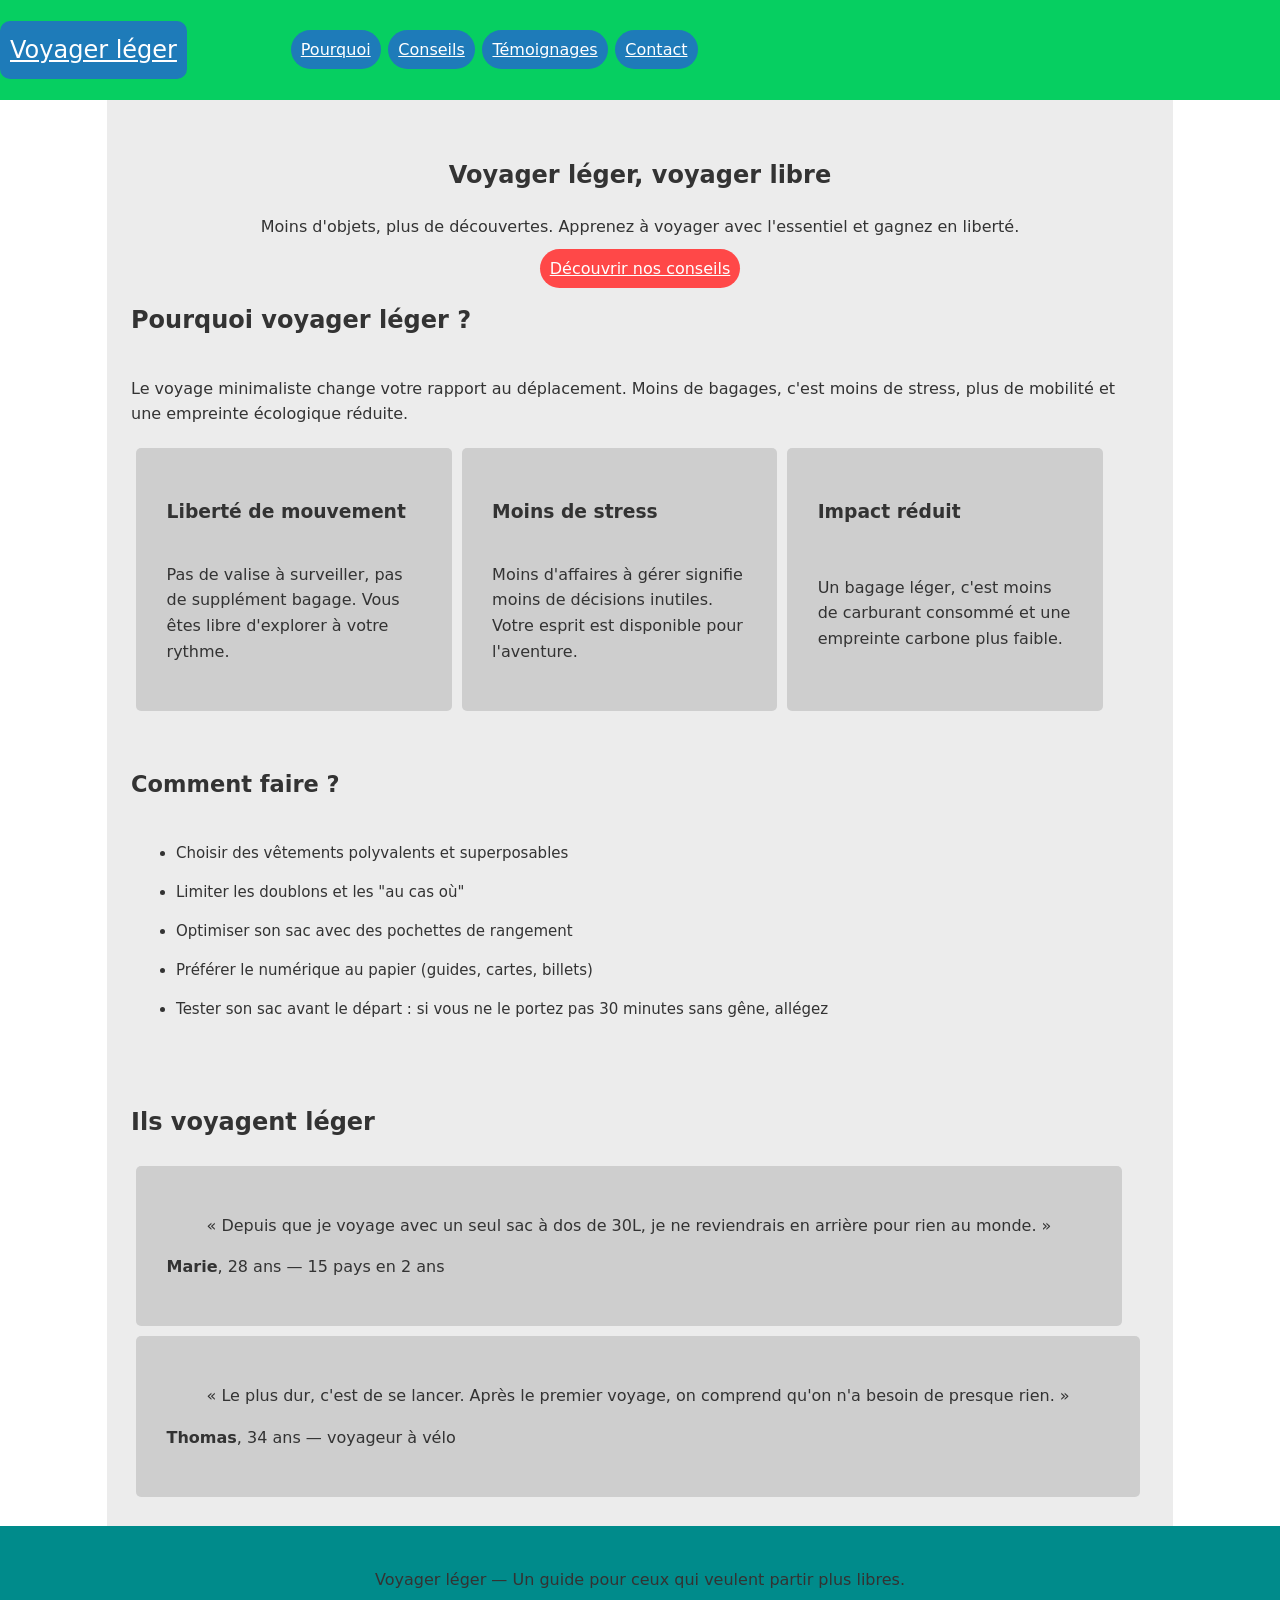
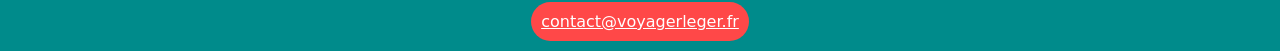
<file: TD2/index.html>
<!DOCTYPE html>
<html lang="fr"><head>
<meta http-equiv="content-type" content="text/html; charset=UTF-8">
  <meta charset="UTF-8">
  <meta name="viewport" content="width=device-width, initial-scale=1.0">
  <title>Voyager léger — Guide du voyage minimaliste</title>
  <link rel="stylesheet" href="style.css">
</head>
<body>

  <header>
    <nav>
      <a href="#" class="logo">Voyager léger</a>
      <ul>
        <li><a href="#pourquoi">Pourquoi</a></li>
        <li><a href="#conseils">Conseils</a></li>
        <li><a href="#temoignages">Témoignages</a></li>
        <li><a href="#contact">Contact</a></li>
      </ul>
    </nav>
  </header>

  <main>

    <section class="hero">
      <h1>Voyager léger, voyager libre</h1>
      <p>Moins d'objets, plus de découvertes. Apprenez à voyager avec l'essentiel et gagnez en liberté.</p>
      <a href="#conseils">Découvrir nos conseils</a>
    </section>

    <section id="pourquoi">
      <h2>Pourquoi voyager léger ?</h2>
      <p>Le voyage minimaliste change votre rapport au déplacement. 
        Moins de bagages, c'est moins de stress, plus de mobilité et une 
        empreinte écologique réduite.</p>

      <article>
        <h3>Liberté de mouvement</h3>
        <p>Pas de valise à surveiller, pas de supplément bagage. Vous êtes libre d'explorer à votre rythme.</p>
      </article>

      <article>
        <h3>Moins de stress</h3>
        <p>Moins d'affaires à gérer signifie moins de décisions inutiles. Votre esprit est disponible pour l'aventure.</p>
      </article>

      <article>
        <h3>Impact réduit</h3>
        <p>Un bagage léger, c'est moins de carburant consommé et une empreinte carbone plus faible.</p>
      </article>
    </section>

    <section id="conseils">
      <h2>Comment faire ?</h2>
      <ul>
        <li>Choisir des vêtements polyvalents et superposables</li>
        <li>Limiter les doublons et les "au cas où"</li>
        <li>Optimiser son sac avec des pochettes de rangement</li>
        <li>Préférer le numérique au papier (guides, cartes, billets)</li>
        <li>Tester son sac avant le départ : si vous ne le portez pas 30 minutes sans gêne, allégez</li>
      </ul>
    </section>

    <section id="temoignages">
      <h2>Ils voyagent léger</h2>

      <article>
        <blockquote>
          <p>« Depuis que je voyage avec un seul sac à dos de 30L, je ne reviendrais en arrière pour rien au monde. »</p>
        </blockquote>
        <p><strong>Marie</strong>, 28 ans — 15 pays en 2 ans</p>
      </article>

      <article>
        <blockquote>
          <p>« Le plus dur, c'est de se lancer. Après le premier voyage, on comprend qu'on n'a besoin de presque rien. »</p>
        </blockquote>
        <p><strong>Thomas</strong>, 34 ans — voyageur à vélo</p>
      </article>
    </section>

  </main>

  <footer id="contact">
    <p>Voyager léger — Un guide pour ceux qui veulent partir plus libres.</p>
    <p><a href="mailto:contact@voyagerleger.fr">contact@voyagerleger.fr</a></p>
  </footer>



</body>
</html>
</file>
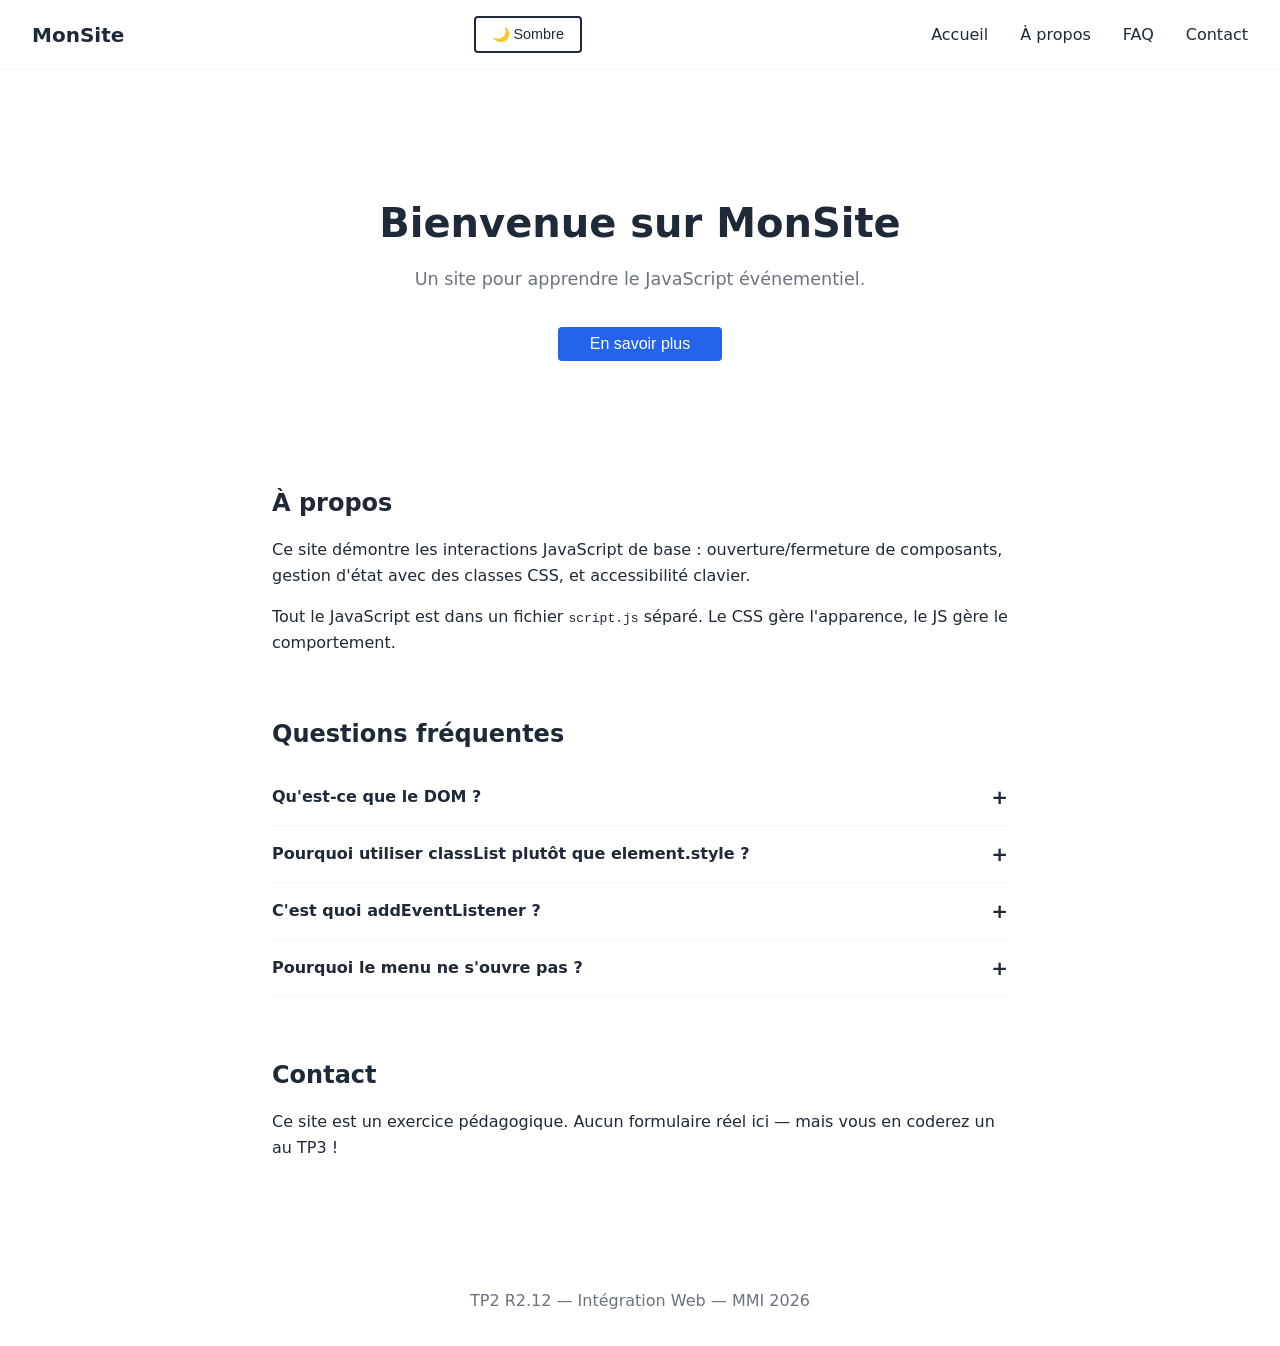
<file: TP2/index.html>
<!DOCTYPE html>
<html lang="fr"><head>
<meta http-equiv="content-type" content="text/html; charset=UTF-8">
  <meta charset="UTF-8">
  <meta name="viewport" content="width=device-width, initial-scale=1.0">
  <title>TP2 — JavaScript événementiel</title>
  <style>
    /* ================================
       VARIABLES
       ================================ */
    :root {
      --color-primary: #2563eb;
      --color-text: #1f2937;
      --color-text-light: #6b7280;
      --color-bg: #ffffff;
      --color-bg-alt: #f3f4f6;
      --color-overlay: rgba(0, 0, 0, 0.5);
      --font-base: system-ui, -apple-system, sans-serif;
      --space-sm: 0.5rem;
      --space-md: 1rem;
      --space-lg: 2rem;
      --space-xl: 4rem;
    }

    /* ================================
       THÈME SOMBRE (bonus)
       ================================ */
    .dark {
      --color-primary: #60a5fa;
      --color-text: #e5e7eb;
      --color-text-light: #9ca3af;
      --color-bg: #111827;
      --color-bg-alt: #1f2937;
      --color-overlay: rgba(0, 0, 0, 0.7);
    }

    /* ================================
       BASE
       ================================ */
    *, *::before, *::after {
      box-sizing: border-box;
    }

    body {
      font-family: var(--font-base);
      line-height: 1.6;
      color: var(--color-text);
      background-color: var(--color-bg);
      margin: 0;
      transition: background-color 0.3s, color 0.3s;
    }

    h1, h2, h3 { line-height: 1.2; }

    a {
      color: var(--color-primary);
      text-decoration: none;
    }

    a:hover { text-decoration: underline; }

    /* ================================
       HEADER + NAVIGATION
       ================================ */
    header {
      display: flex;
      justify-content: space-between;
      align-items: center;
      padding: var(--space-md) var(--space-lg);
      border-bottom: 1px solid var(--color-bg-alt);
    }

    .logo {
      font-weight: bold;
      font-size: 1.25rem;
      color: var(--color-text);
      text-decoration: none;
    }

    .header-right {
      display: flex;
      align-items: center;
      gap: var(--space-md);
    }

    /* Bouton menu burger */
    .menu-btn {
      display: none;
      background: none;
      border: 2px solid var(--color-text);
      border-radius: 0.25rem;
      color: var(--color-text);
      font-size: 1.25rem;
      padding: var(--space-sm);
      cursor: pointer;
      line-height: 1;
    }

    /* Bouton thème */
    #theme-toggle {
      background: none;
      border: 2px solid var(--color-text);
      border-radius: 0.25rem;
      color: var(--color-text);
      padding: var(--space-sm) var(--space-md);
      cursor: pointer;
      font-size: 0.9rem;
    }

    /* Navigation */
    .menu ul {
      display: flex;
      gap: var(--space-lg);
      list-style: none;
      padding: 0;
      margin: 0;
    }

    .menu a {
      color: var(--color-text);
      font-weight: 500;
    }

    /* Mobile : menu caché par défaut */
    @media (max-width: 640px) {
      .menu-btn {
        display: block;
      }

      .menu {
        display: none;
        position: absolute;
        top: 100%;
        left: 0;
        right: 0;
        background: var(--color-bg);
        border-bottom: 1px solid var(--color-bg-alt);
        padding: var(--space-md) var(--space-lg);
        z-index: 10;
      }

      .menu.is-open {
        display: block;
      }

      .menu ul {
        flex-direction: column;
        gap: var(--space-md);
      }

      header {
        position: relative;
      }
    }

    /* ================================
       MAIN
       ================================ */
    main {
      max-width: 800px;
      margin: 0 auto;
      padding: var(--space-lg);
    }

    section {
      margin-bottom: var(--space-xl);
    }

    /* ================================
       HERO
       ================================ */
    .hero {
      text-align: center;
      padding: var(--space-xl) 0;
    }

    .hero h1 {
      font-size: 2.5rem;
      margin-bottom: var(--space-sm);
    }

    .hero p {
      color: var(--color-text-light);
      font-size: 1.1rem;
    }

    /* ================================
       BOUTON MODALE
       ================================ */
    .modal-open {
      background-color: var(--color-primary);
      color: white;
      border: none;
      padding: var(--space-sm) var(--space-lg);
      border-radius: 0.25rem;
      font-size: 1rem;
      cursor: pointer;
      margin-top: var(--space-md);
    }

    .modal-open:hover {
      opacity: 0.9;
    }

    /* ================================
       MODALE
       ================================ */
    .modal {
      display: none;
      position: fixed;
      top: 0;
      left: 0;
      width: 100%;
      height: 100%;
      background: var(--color-overlay);
      z-index: 100;
      justify-content: center;
      align-items: center;
    }

    .modal.is-visible {
      display: flex;
    }

    .modal-content {
      background: var(--color-bg);
      border-radius: 0.5rem;
      padding: var(--space-lg);
      max-width: 500px;
      width: 90%;
      position: relative;
    }

    .modal-content h2 {
      margin-top: 0;
    }

    .modal-close {
      position: absolute;
      top: var(--space-md);
      right: var(--space-md);
      background: none;
      border: none;
      font-size: 1.5rem;
      cursor: pointer;
      color: var(--color-text);
      line-height: 1;
    }

    /* ================================
       ACCORDÉON FAQ
       ================================ */
    .faq-item {
      border-bottom: 1px solid var(--color-bg-alt);
    }

    .faq-question {
      width: 100%;
      background: none;
      border: none;
      text-align: left;
      padding: var(--space-md) 0;
      font-size: 1rem;
      font-weight: 600;
      color: var(--color-text);
      cursor: pointer;
      display: flex;
      justify-content: space-between;
      align-items: center;
      font-family: var(--font-base);
    }

    .faq-question::after {
      content: '+';
      font-size: 1.25rem;
      transition: transform 0.2s;
    }

    .faq-answer {
      display: none;
      padding: 0 0 var(--space-md) 0;
      color: var(--color-text-light);
    }

    .faq-answer.is-visible {
      display: block;
    }

    /* ================================
       FOCUS VISIBLE
       ================================ */
    :focus-visible {
      outline: 2px solid var(--color-primary);
      outline-offset: 2px;
    }
  </style>
</head>
<body>

  <!-- ================================
       HEADER + NAVIGATION
       ================================ -->
  <header>
    <a href="#" class="logo">MonSite</a>
    <div class="header-right">
      <button id="theme-toggle">🌙 Sombre</button>
      <button class="menu-btn" aria-expanded="false">☰</button>
    </div>
    <nav class="menu">
      <ul>
        <li><a href="#accueil">Accueil</a></li>
        <li><a href="#apropos">À propos</a></li>
        <li><a href="#faq">FAQ</a></li>
        <li><a href="#contact">Contact</a></li>
      </ul>
    </nav>
  </header>

  <main>

    <!-- ================================
         HERO + BOUTON MODALE
         ================================ -->
    <section id="accueil" class="hero">
      <h1>Bienvenue sur MonSite</h1>
      <p>Un site pour apprendre le JavaScript événementiel.</p>
      <button class="modal-open">En savoir plus</button>
    </section>

    <!-- ================================
         MODALE
         ================================ -->
    <div class="modal" aria-hidden="true">
      <div class="modal-content">
        <button class="modal-close">✕</button>
        <h2>À propos de ce site</h2>
        <p>Ce site est un exercice du TP2 R2.12. Il sert de support pour apprendre à manipuler le DOM avec JavaScript.</p>
        <p>Vous allez coder le menu burger, cette modale, et l'accordéon FAQ en JavaScript pur.</p>
      </div>
    </div>

    <!-- ================================
         SECTION À PROPOS
         ================================ -->
    <section id="apropos">
      <h2>À propos</h2>
      <p>Ce site démontre les interactions JavaScript de base : 
ouverture/fermeture de composants, gestion d'état avec des classes CSS, 
et accessibilité clavier.</p>
      <p>Tout le JavaScript est dans un fichier <code>script.js</code> séparé. Le CSS gère l'apparence, le JS gère le comportement.</p>
    </section>

    <!-- ================================
         ACCORDÉON FAQ
         ================================ -->
    <section id="faq">
      <h2>Questions fréquentes</h2>

      <div class="faq-item">
        <button class="faq-question">Qu'est-ce que le DOM ?</button>
        <div class="faq-answer">
          <p>Le DOM (Document Object Model) est la représentation de la 
page Web en mémoire. JavaScript peut le lire et le modifier pour créer 
des interactions.</p>
        </div>
      </div>

      <div class="faq-item">
        <button class="faq-question">Pourquoi utiliser classList plutôt que element.style ?</button>
        <div class="faq-answer">
          <p>Parce que le JavaScript gère le comportement et le CSS gère
 l'apparence. En utilisant classList, on garde chaque responsabilité à 
sa place.</p>
        </div>
      </div>

      <div class="faq-item">
        <button class="faq-question">C'est quoi addEventListener ?</button>
        <div class="faq-answer">
          <p>C'est la méthode qui permet de dire au navigateur : "quand 
tel événement arrive sur cet élément, exécute ce code". C'est le cœur du
 JavaScript événementiel.</p>
        </div>
      </div>

      <div class="faq-item">
        <button class="faq-question">Pourquoi le menu ne s'ouvre pas ?</button>
        <div class="faq-answer">
          <p>Probablement parce que le fichier script.js n'est pas 
encore lié, ou parce que le JavaScript n'est pas encore écrit. C'est 
votre mission !</p>
        </div>
      </div>
    </section>

    <!-- ================================
         CONTACT
         ================================ -->
    <section id="contact">
      <h2>Contact</h2>
      <p>Ce site est un exercice pédagogique. Aucun formulaire réel ici — mais vous en coderez un au TP3 !</p>
    </section>

  </main>

  <footer>
    <p style="text-align: center; padding: 1rem; color: var(--color-text-light);">TP2 R2.12 — Intégration Web — MMI 2026</p>
  </footer>

  <!-- ================================
       JAVASCRIPT : à vous de jouer !
       Créez un fichier script.js et liez-le ici.
       ================================ -->
  <script src="script.js"></script>



</body>
</html>
</file>
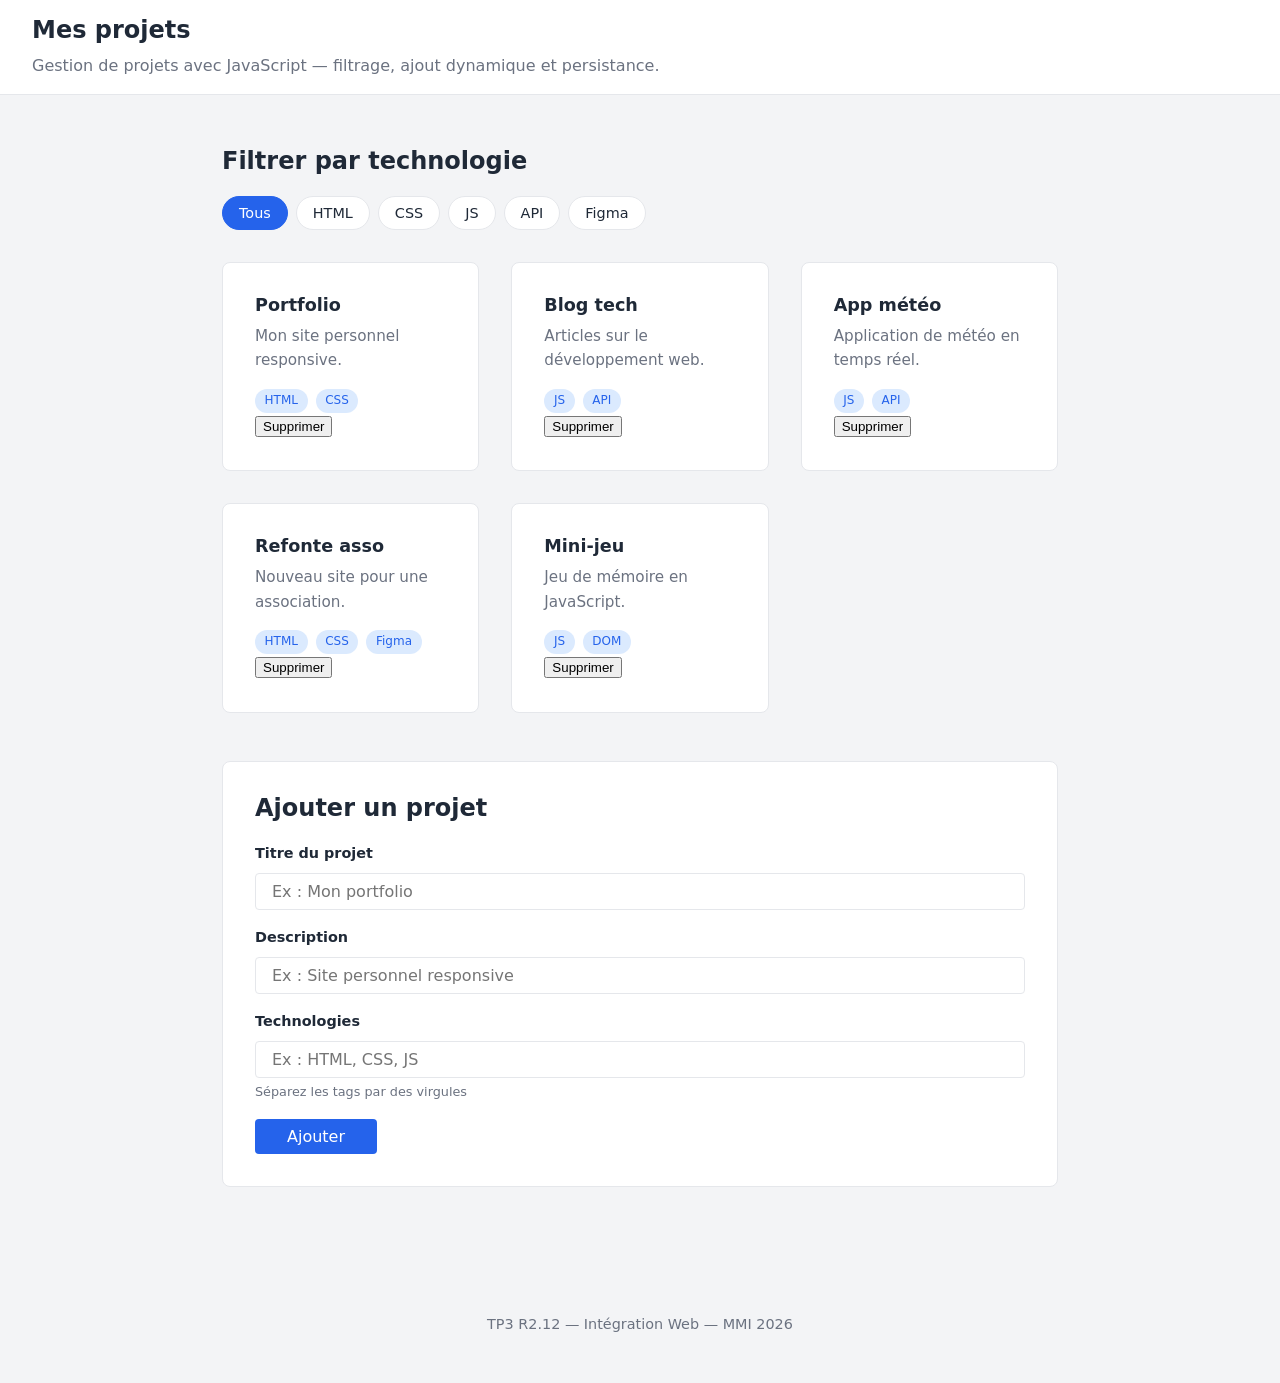
<file: TP3/index.html>
<!DOCTYPE html>
<html lang="fr"><head>
<meta http-equiv="content-type" content="text/html; charset=UTF-8">
  <meta charset="UTF-8">
  <meta name="viewport" content="width=device-width, initial-scale=1.0">
  <title>TP3 — JavaScript + données</title>
  <style>
    /* ================================
       VARIABLES
       ================================ */
    :root {
      --color-primary: #2563eb;
      --color-primary-light: #dbeafe;
      --color-text: #1f2937;
      --color-text-light: #6b7280;
      --color-bg: #ffffff;
      --color-bg-alt: #f3f4f6;
      --color-border: #e5e7eb;
      --color-error: #dc2626;
      --color-success: #059669;
      --font-base: system-ui, -apple-system, sans-serif;
      --space-sm: 0.5rem;
      --space-md: 1rem;
      --space-lg: 2rem;
      --space-xl: 3rem;
      --radius: 0.5rem;
    }

    /* ================================
       BASE
       ================================ */
    *, *::before, *::after {
      box-sizing: border-box;
    }

    body {
      font-family: var(--font-base);
      line-height: 1.6;
      color: var(--color-text);
      background-color: var(--color-bg-alt);
      margin: 0;
    }

    h1, h2, h3 { line-height: 1.2; }

    /* ================================
       LAYOUT
       ================================ */
    header {
      background: var(--color-bg);
      border-bottom: 1px solid var(--color-border);
      padding: var(--space-md) var(--space-lg);
    }

    header h1 {
      margin: 0;
      font-size: 1.5rem;
    }

    header p {
      margin: var(--space-sm) 0 0;
      color: var(--color-text-light);
    }

    main {
      max-width: 900px;
      margin: 0 auto;
      padding: var(--space-lg);
    }

    section {
      margin-bottom: var(--space-xl);
    }

    /* ================================
       FILTRES
       ================================ */
    .filtres {
      display: flex;
      flex-wrap: wrap;
      gap: var(--space-sm);
      margin-bottom: var(--space-lg);
    }

    .filtre {
      background: var(--color-bg);
      border: 1px solid var(--color-border);
      border-radius: 2rem;
      padding: var(--space-sm) var(--space-md);
      font-size: 0.9rem;
      cursor: pointer;
      color: var(--color-text);
      font-family: var(--font-base);
      transition: background-color 0.2s, border-color 0.2s;
    }

    .filtre:hover {
      border-color: var(--color-primary);
    }

    .filtre.active {
      background-color: var(--color-primary);
      color: white;
      border-color: var(--color-primary);
    }

    /* ================================
       GRILLE DE PROJETS
       ================================ */
    #projets-liste {
      display: grid;
      grid-template-columns: repeat(auto-fit, minmax(250px, 1fr));
      gap: var(--space-lg);
      min-height: 100px;
    }

    /* Style des cartes (générées en JS) */
    .carte {
      background: var(--color-bg);
      border: 1px solid var(--color-border);
      border-radius: var(--radius);
      padding: var(--space-lg);
      transition: transform 0.2s, box-shadow 0.2s;
    }

    .carte:hover {
      transform: translateY(-2px);
      box-shadow: 0 4px 12px rgba(0, 0, 0, 0.08);
    }

    .carte h3 {
      margin: 0 0 var(--space-sm);
      font-size: 1.1rem;
    }

    .carte p {
      margin: 0 0 var(--space-md);
      color: var(--color-text-light);
      font-size: 0.95rem;
    }

    .tags {
      display: flex;
      flex-wrap: wrap;
      gap: var(--space-sm);
    }

    .tag {
      display: inline-block;
      font-size: 0.75rem;
      background: var(--color-primary-light);
      color: var(--color-primary);
      padding: 0.15rem 0.6rem;
      border-radius: 1rem;
      font-weight: 500;
    }

    /* ================================
       MESSAGES D'ÉTAT
       ================================ */
    .loading {
      text-align: center;
      color: var(--color-text-light);
      padding: var(--space-xl);
      grid-column: 1 / -1;
    }

    .error {
      text-align: center;
      color: var(--color-error);
      padding: var(--space-xl);
      grid-column: 1 / -1;
    }

    .vide {
      text-align: center;
      color: var(--color-text-light);
      padding: var(--space-xl);
      grid-column: 1 / -1;
    }

    /* ================================
       FORMULAIRE D'AJOUT
       ================================ */
    #form-ajout {
      background: var(--color-bg);
      border: 1px solid var(--color-border);
      border-radius: var(--radius);
      padding: var(--space-lg);
    }

    #form-ajout h2 {
      margin-top: 0;
    }

    .form-group {
      margin-bottom: var(--space-md);
    }

    .form-group label {
      display: block;
      font-weight: 600;
      margin-bottom: var(--space-sm);
      font-size: 0.9rem;
    }

    .form-group input {
      width: 100%;
      padding: var(--space-sm) var(--space-md);
      border: 1px solid var(--color-border);
      border-radius: 0.25rem;
      font-size: 1rem;
      font-family: var(--font-base);
      color: var(--color-text);
      background: var(--color-bg);
    }

    .form-group input:focus {
      outline: 2px solid var(--color-primary);
      outline-offset: 1px;
      border-color: var(--color-primary);
    }

    .form-group small {
      display: block;
      margin-top: 0.25rem;
      color: var(--color-text-light);
      font-size: 0.8rem;
    }

    #form-ajout button[type="submit"] {
      background-color: var(--color-primary);
      color: white;
      border: none;
      padding: var(--space-sm) var(--space-lg);
      border-radius: 0.25rem;
      font-size: 1rem;
      cursor: pointer;
      font-family: var(--font-base);
    }

    #form-ajout button[type="submit"]:hover {
      opacity: 0.9;
    }

    /* ================================
       COMPTEUR
       ================================ */
    .compteur {
      text-align: right;
      color: var(--color-text-light);
      font-size: 0.9rem;
      margin-bottom: var(--space-sm);
    }

    /* ================================
       FOOTER
       ================================ */
    footer {
      text-align: center;
      padding: var(--space-lg);
      color: var(--color-text-light);
      font-size: 0.9rem;
    }

    /* ================================
       FOCUS VISIBLE
       ================================ */
    :focus-visible {
      outline: 2px solid var(--color-primary);
      outline-offset: 2px;
    }

    /* ================================
       RESPONSIVE
       ================================ */
    @media (max-width: 600px) {
      main {
        padding: var(--space-md);
      }

      #projets-liste {
        grid-template-columns: 1fr;
      }
    }
  </style>
</head>
<body>

  <!-- ================================
       HEADER
       ================================ -->
  <header>
    <h1>Mes projets</h1>
    <p>Gestion de projets avec JavaScript — filtrage, ajout dynamique et persistance.</p>
  </header>

  <main>

    <!-- ================================
         FILTRES
         ================================ -->
    <section>
      <h2>Filtrer par technologie</h2>
      <div class="filtres">
        <button class="filtre active" data-tag="tous">Tous</button>
        <button class="filtre" data-tag="HTML">HTML</button>
        <button class="filtre" data-tag="CSS">CSS</button>
        <button class="filtre" data-tag="JS">JS</button>
        <button class="filtre" data-tag="API">API</button>
        <button class="filtre" data-tag="Figma">Figma</button>
      </div>

      <!-- Compteur de résultats -->
      <p class="compteur" aria-live="polite"></p>

      <!-- Conteneur des cartes (généré en JS) -->
      <div id="projets-liste">
        <p class="vide">Chargement des projets...</p>
      </div>
    </section>

    <!-- ================================
         FORMULAIRE D'AJOUT
         ================================ -->
    <section>
      <form id="form-ajout">
        <h2>Ajouter un projet</h2>

        <div class="form-group">
          <label for="input-titre">Titre du projet</label>
          <input type="text" id="input-titre" placeholder="Ex : Mon portfolio" required="">
        </div>

        <div class="form-group">
          <label for="input-desc">Description</label>
          <input type="text" id="input-desc" placeholder="Ex : Site personnel responsive" required="">
        </div>

        <div class="form-group">
          <label for="input-tags">Technologies</label>
          <input type="text" id="input-tags" placeholder="Ex : HTML, CSS, JS">
          <small>Séparez les tags par des virgules</small>
        </div>

        <button type="submit">Ajouter</button>
      </form>
    </section>

  </main>

  <footer>
    <p>TP3 R2.12 — Intégration Web — MMI 2026</p>
  </footer>

  <!-- ================================
       JAVASCRIPT : à vous de jouer !
       Créez un fichier script.js et liez-le ici.
       ================================ -->
  <script src="script.js"></script>



</body>
</html>
</file>
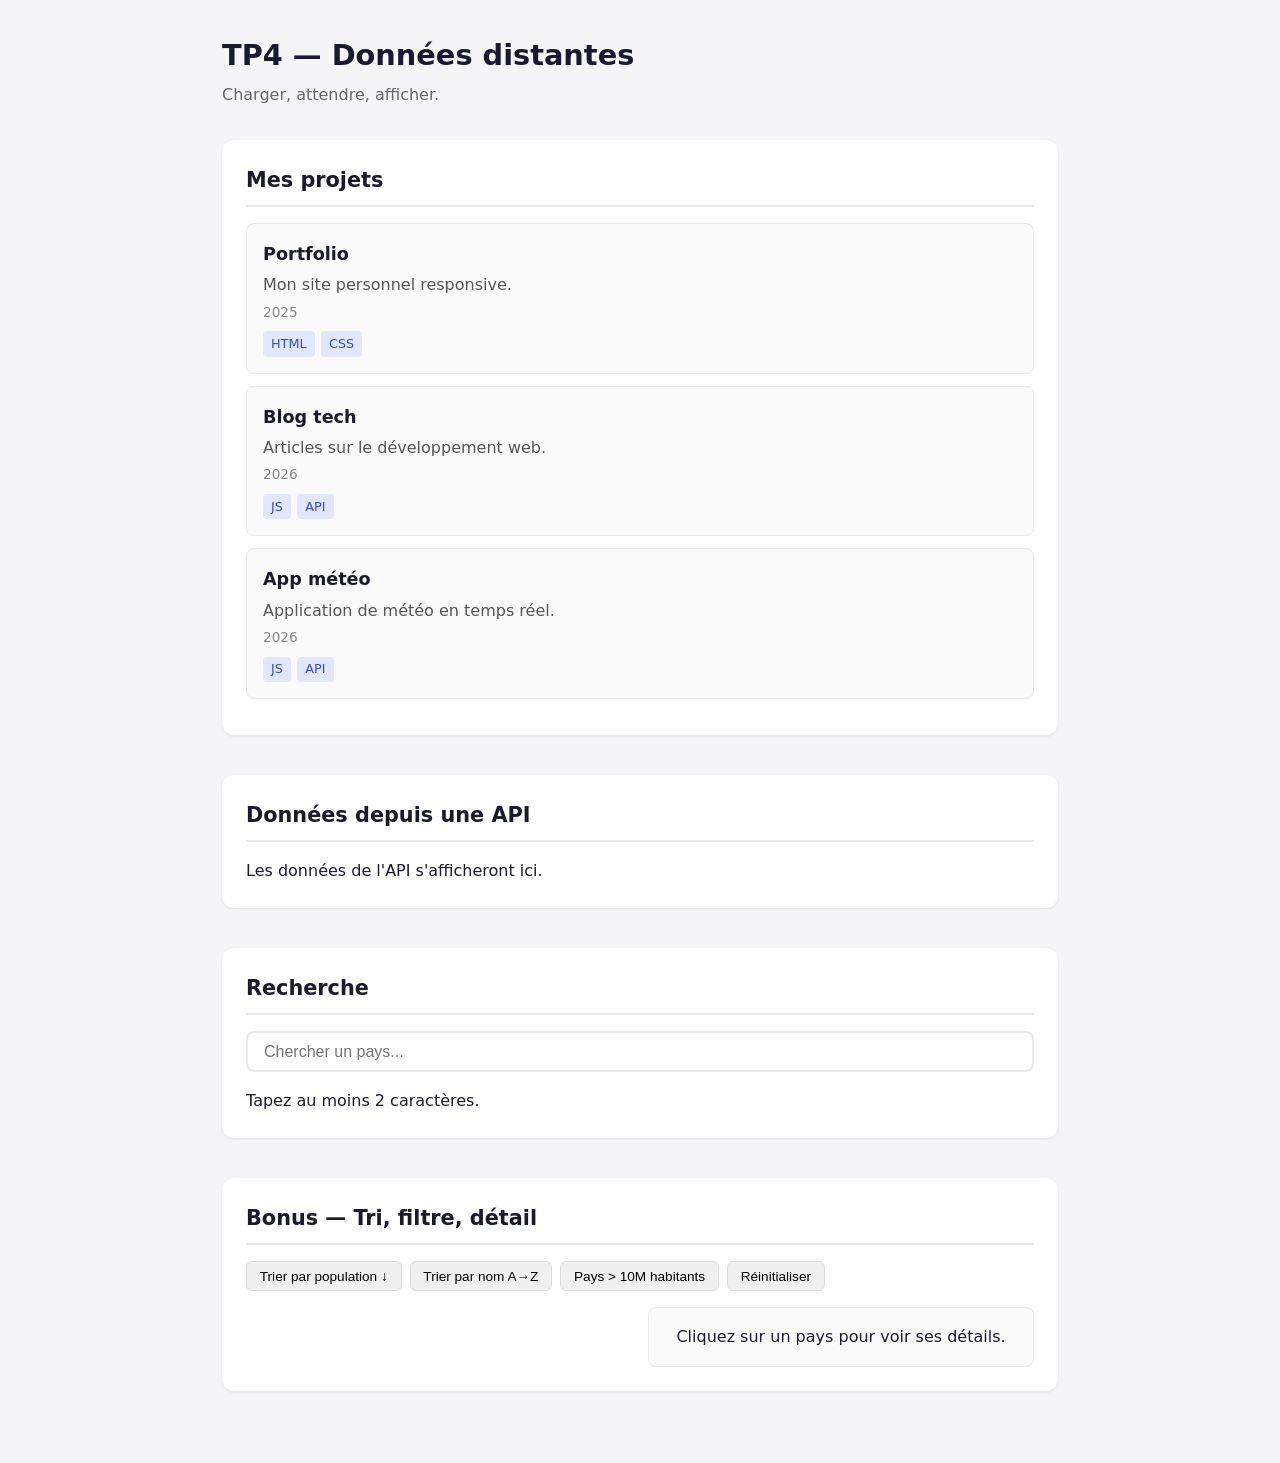
<file: TP4/index.html>
<!DOCTYPE html>
<html lang="fr">
<head>
  <meta charset="UTF-8">
  <meta name="viewport" content="width=device-width, initial-scale=1.0">
  <title>TP4 — Fetch & API</title>
  <link rel="stylesheet" href="style.css">
</head>
<body>

  <header>
    <h1>TP4 — Données distantes</h1>
    <p>Charger, attendre, afficher.</p>
  </header>

  <main>

    <!-- ============================================
         TEMPS 1 — JSON local
         Exercices 1.1 à 1.3
         ============================================ -->
    <section id="section-projets">
      <h2>Mes projets</h2>
      <div id="projets-liste" aria-live="polite">
        <p>Les projets s'afficheront ici.</p>
      </div>
    </section>

    <!-- ============================================
         TEMPS 2 — API distante
         Exercices 2.1 à 2.3
         ============================================ -->
    <section id="section-api">
      <h2>Données depuis une API</h2>
      <div id="api-liste" aria-live="polite">
        <p>Les données de l'API s'afficheront ici.</p>
      </div>
    </section>

    <!-- ============================================
         TEMPS 3 — Recherche + API
         Exercices 3.1 et 3.2
         ============================================ -->
    <section id="section-recherche">
      <h2>Recherche</h2>
      <input type="search" id="recherche" placeholder="Chercher un pays...">
      <div id="recherche-resultats" aria-live="polite">
        <p>Tapez au moins 2 caractères.</p>
      </div>
    </section>

    <!-- ============================================
         TEMPS 4 — Aller plus loin (bonus)
         Exercices 4.1 à 4.3
         ============================================ -->
    <section id="section-bonus">
      <h2>Bonus — Tri, filtre, détail</h2>

      <!-- 4.1 — Contrôles de tri/filtre -->
      <div id="controles">
        <button id="tri-pop">Trier par population ↓</button>
        <button id="tri-nom">Trier par nom A→Z</button>
        <button id="filtre-grand">Pays > 10M habitants</button>
        <button id="reinitialiser">Réinitialiser</button>
      </div>

      <!-- 4.2 — Liste + Détail Pokémon -->
      <div id="pokemon">
        <div id="liste-pokemon"></div>
        <div id="detail-pokemon">
          <p>Cliquez sur un pays pour voir ses détails.</p>
        </div>
      </div>
    </section>

  </main>

  <script src="script.js"></script>
</body>
</html>
</file>
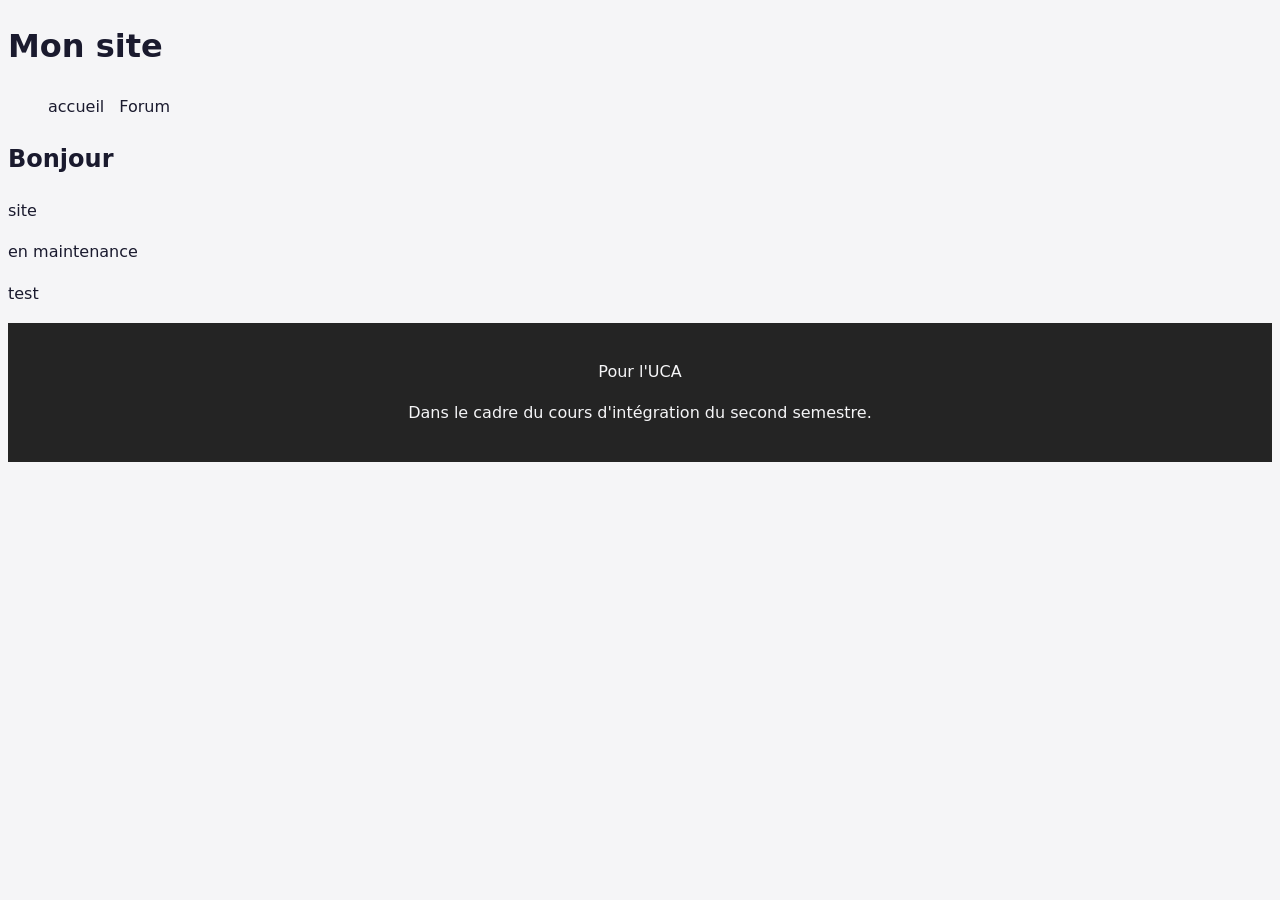
<file: TP5/index.html>
<!DOCTYPE html>
<html lang="fr">
<head>
  <meta charset="UTF-8">
  <meta name="viewport" content="width=device-width, initial-scale=1.0">
  <title>Mon projet</title>
  <link rel="stylesheet" href="style.css">
</head>
<body>
  <header>
    <h1>Mon site</h1>
    <nav>
      <ul>
        <li>accueil</li>
        <li>Forum</li>
      </ul>
    </nav>
  </header>
  <main>
    <section id="intro">
      <h2>Bonjour</h2>
      <p>site</p>
      <p>en maintenance</p>
    </section>
    <div class="centre">
      <p>test</p>
    </div>
  </main>
  <footer>
    <p class="footer">
      Pour l'UCA
    </p>
    <p class="footer">
      Dans le cadre du cours d'intégration du second semestre.
    </p>
  </footer>
  <script src="script.js"></script>
</body>
</html>
</file>
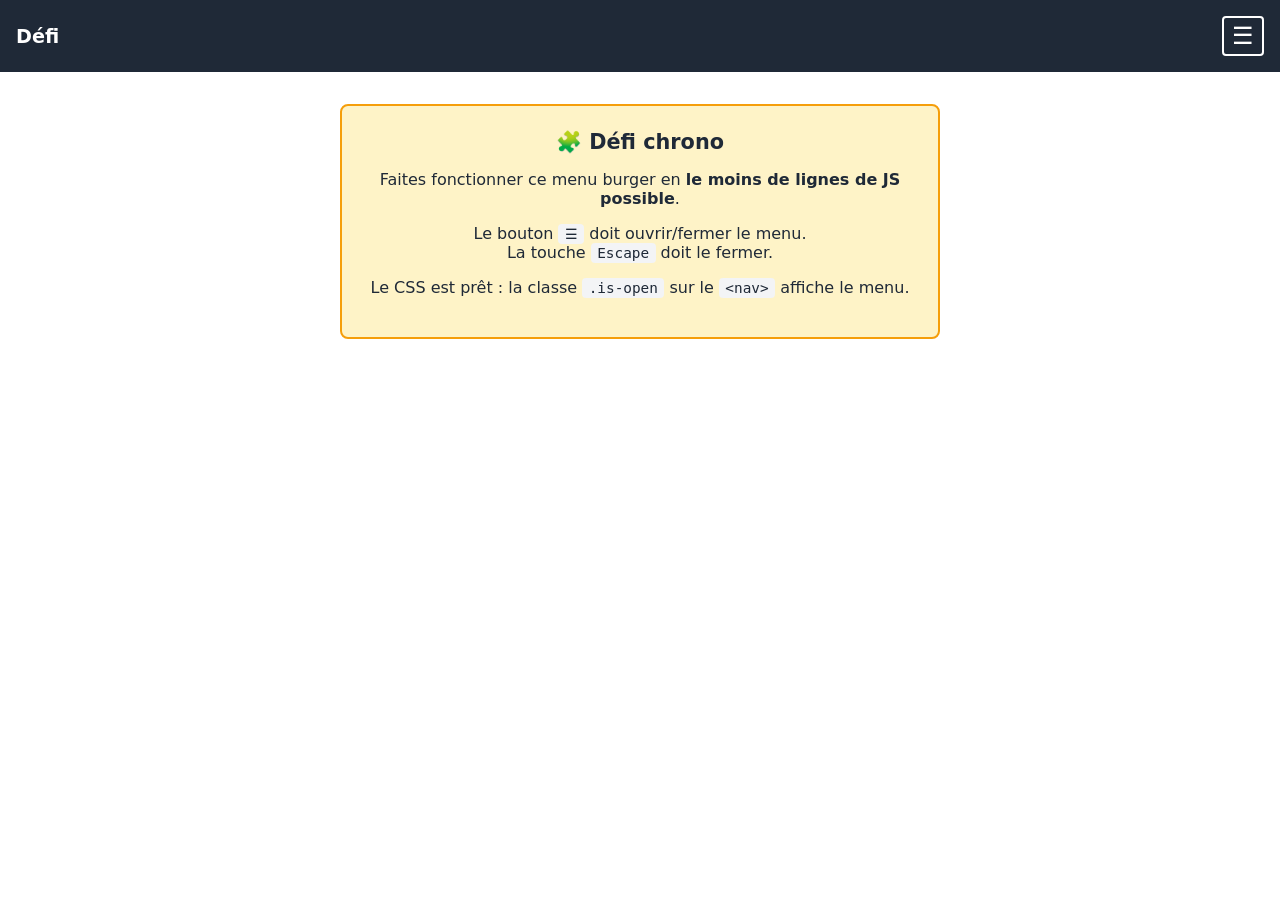
<file: TP2/defi.html>
<!DOCTYPE html>
<html lang="fr"><head>
<meta http-equiv="content-type" content="text/html; charset=UTF-8">
  <meta charset="UTF-8">
  <meta name="viewport" content="width=device-width, initial-scale=1.0">
  <title>🧩 Défi chrono — Menu burger</title>
  <style>
    body {
      font-family: system-ui, sans-serif;
      margin: 0;
      color: #1f2937;
    }

    header {
      display: flex;
      justify-content: space-between;
      align-items: center;
      padding: 1rem;
      background: #1f2937;
      color: white;
    }

    .logo { font-weight: bold; font-size: 1.2rem; }

    .menu-btn {
      background: none;
      border: 2px solid white;
      color: white;
      font-size: 1.5rem;
      padding: 0.25rem 0.5rem;
      cursor: pointer;
      border-radius: 0.25rem;
    }

    nav {
      display: none;
      background: #111827;
      padding: 1rem;
    }

    nav.is-open {
      display: block;
    }

    nav ul {
      list-style: none;
      margin: 0;
      padding: 0;
    }

    nav li { padding: 0.5rem 0; }

    nav a {
      color: white;
      text-decoration: none;
    }

    main {
      max-width: 600px;
      margin: 2rem auto;
      padding: 0 1rem;
      text-align: center;
    }

    .consigne {
      background: #fef3c7;
      border: 2px solid #f59e0b;
      border-radius: 0.5rem;
      padding: 1.5rem;
      margin-bottom: 2rem;
    }

    .consigne h1 { margin-top: 0; font-size: 1.3rem; }

    code {
      background: #f3f4f6;
      padding: 0.15rem 0.4rem;
      border-radius: 0.25rem;
      font-size: 0.9rem;
    }
  </style>
</head>
<body>

  <header>
    <span class="logo">Défi</span>
    <button class="menu-btn" aria-expanded="'false">☰</button>
  </header>

  <nav>
    <ul>
      <li><a href="#">Accueil</a></li>
      <li><a href="#">Projets</a></li>
      <li><a href="#">Contact</a></li>
    </ul>
  </nav>

  <main>
    <div class="consigne">
      <h1>🧩 Défi chrono</h1>
      <p>Faites fonctionner ce menu burger en <strong>le moins de lignes de JS possible</strong>.</p>
      <p>Le bouton <code>☰</code> doit ouvrir/fermer le menu.<br>La touche <code>Escape</code> doit le fermer.</p>
      <p>Le CSS est prêt : la classe <code>.is-open</code> sur le <code>&lt;nav&gt;</code> affiche le menu.</p>
    </div>
  </main>

  <!-- Écrivez votre JS ici 👇 -->
  <script src="defi.js">

  </script>



</body>
</html>
</file>
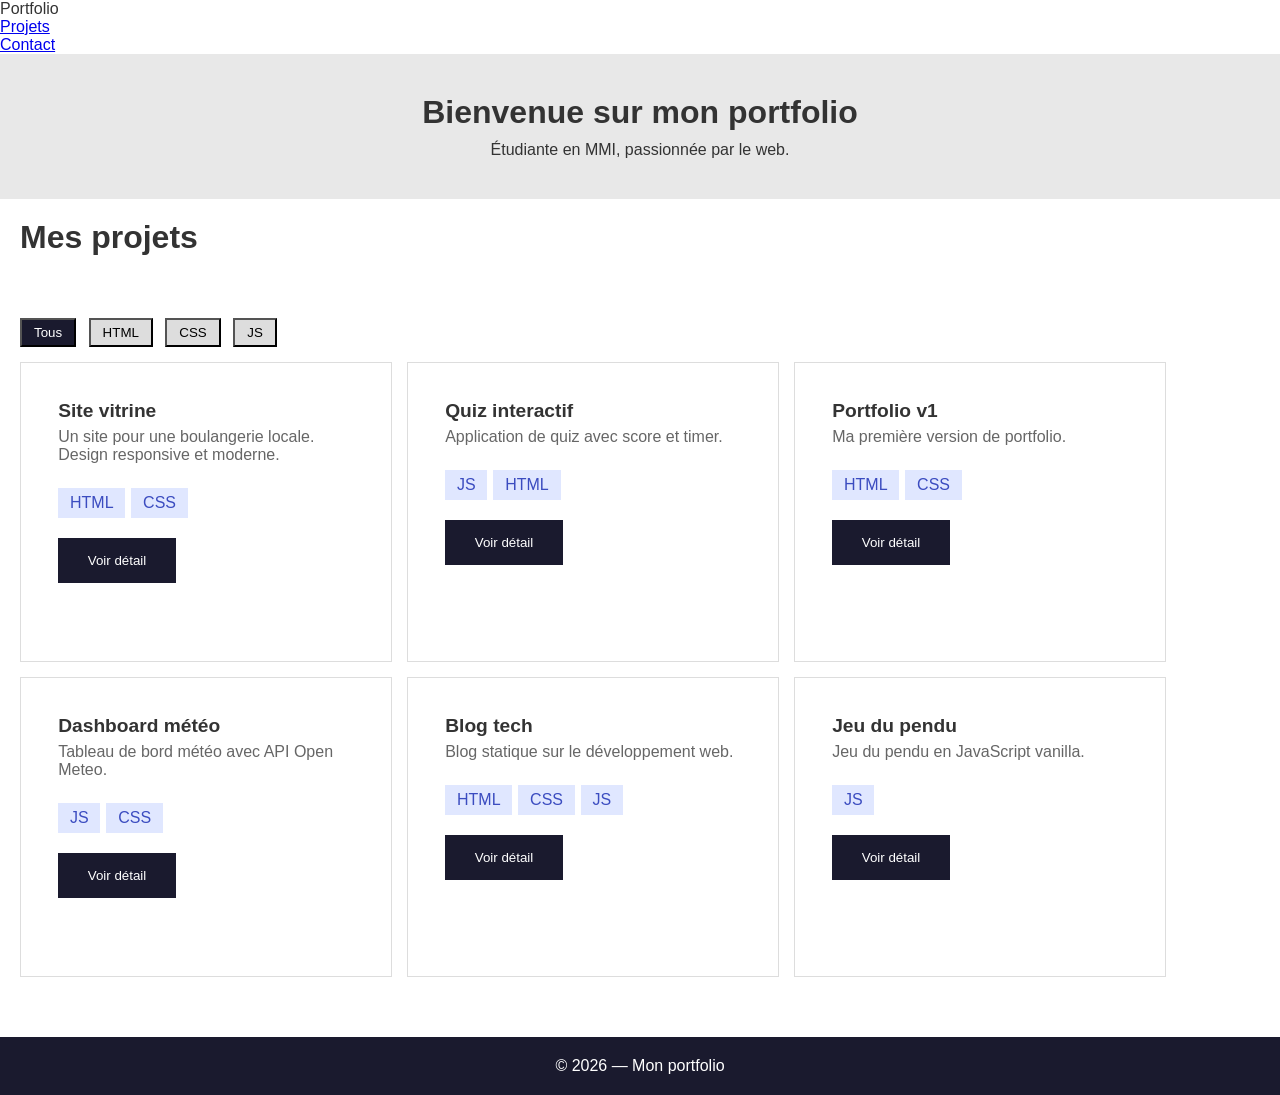
<file: TP5/Page-cassee.html>
<!DOCTYPE html>
<html><head>
<meta http-equiv="content-type" content="text/html; charset=UTF-8">
  <meta charset="UTF-8">
  <title>Mon super site</title>
  <style>
    /* ============================
       PROBLÈMES CSS À TROUVER :
       - styles dans le HTML (pas de fichier externe)
       - !important
       - sélecteurs trop spécifiques
       - hauteurs fixes
       - pas de variables CSS
       - pas de responsive
       - pas de transitions
       ============================ */

    * { margin: 0; padding: 0; box-sizing: border-box; }

    body {
      font-family: Arial;
      color: #333;
    }

    .header {
      background: #1a1a2e;
      color: white;
      padding: 2% 4%;
      display: flex;
      justify-content: space-between;
      align-items: center;
    }

    .header .titre {
      font-size: 1.5rem;
      font-weight: bold;
    }

    .header .nav ul {
      display: flex;
      list-style: none;
      gap: 10%;
    }

    .header .nav ul li a {
      color: white;
      text-decoration: none;
    }

    main .content div.intro {
      padding: 40px 20px;
      text-align: center;
      background: #e8e8e8;
    }

    main .content div.intro div.intro-titre {
      font-size: 2rem;
      font-weight: bold;
      margin-bottom: 10px;
    }

    .projets-section {
      padding: 20px;
    }

    .projets-section .section-titre {
      font-size: 2rem;
      font-weight: bold;
      margin-bottom: 5%;
    }

    .filtres-container {
      margin-bottom: 15px;
    }

    .filtres-container button {
      display: inline-block;
      padding: 5px 12px;
      margin-right: 8px;
      background: #ddd;
      cursor: pointer;
    }

    .filtres-container button.actif {
      background: #1a1a2e;
      color: white;
    }

    .grille-projets {
      display: flex;
      flex-wrap: wrap;
      gap: 15px;
    }

    .grille-projets .carte-projet {
      width: 30%;
      height: 300px;
      border: 1px solid #ddd;
      padding: 3%;
      background: white;
    }

    .grille-projets .carte-projet .carte-titre {
      font-size: 1.2rem;
      font-weight: bold;
      margin-bottom: 2%;
    }

    .grille-projets .carte-projet .carte-description {
      color: #666;
      margin-bottom: 8%;
    }

    .grille-projets .carte-projet .carte-tags span {
      display: inline-block;
      padding: 2% 4%;
      background: #e0e7ff;
      color: #3b4cc0;
      font-size: 1rem;
      margin-right: 2%;
    }

    .grille-projets .carte-projet .carte-bouton {
      display: inline-block;
      margin-top: 7%;
      padding: 5% 10%;
      background: #1a1a2e;
      color: white;
      border: none;
      cursor: pointer;
    }

    .modale-overlay {
      display: none;
      position: fixed;
      top: 0; left: 0; right: 0; bottom: 0;
      background: rgba(0,0,0,0.6);
      z-index: 100;
    }

    .modale-overlay .modale-contenu {
      position: absolute;
      top: 50%; left: 50%;
      transform: translate(-50%, -50%);
      background: white;
      padding: 30px;
      width: 500px;
      max-height: 80vh;
      overflow-y: auto;
    }

    .modale-overlay .modale-contenu .modale-fermer {
      position: absolute;
      top: 10px; right: 15px;
      font-size: 1.5rem;
      cursor: pointer;
      background: none;
      border: none;
    }

    footer {
      background: #1a1a2e;
      color: white;
      text-align: center;
      padding: 20px;
      margin-top: 40px;
    }
  </style>
</head>
<body>

  <!-- PROBLÈME : pas de balises sémantiques, tout est en div -->
  <header>
    <div class="titre">Portfolio</div>
    <div class="nav">
      <ul>
        <li><a href="#projets">Projets</a></li>
        <li><a href="#contact">Contact</a></li>
      </ul>
    </div>
  </header>

  <main>
    <div class="content">

      <div class="intro">
        <div class="intro-titre">Bienvenue sur mon portfolio</div>
        <div class="intro-description">Étudiante en MMI, passionnée par le web.</div>
      </div>

      <div class="projets-section" id="projets">
        <div class="section-titre">Mes projets</div>

        <div class="filtres-container">
          <button class="filtre actif" onclick="filtrer('tous')">Tous</button>
          <button class="filtre" onclick="filtrer('HTML')">HTML</button>
          <button class="filtre" onclick="filtrer('CSS')">CSS</button>
          <button class="filtre" onclick="filtrer('JS')">JS</button>
        </div>

        <div class="grille-projets" id="grille">
          <div class="carte-projet">
            <h4 class="carte-titre">Site vitrine</h4>
            <div class="carte-description">Un site pour une boulangerie locale. Design responsive et moderne.</div><div class="carte-tags"><span>HTML</span><span>CSS</span></div><button class="carte-bouton" onclick="ouvrirModale(1)">Voir détail</button></div><div class="carte-projet"><div class="carte-titre">Quiz interactif</div><div class="carte-description">Application de quiz avec score et timer.</div><div class="carte-tags"><span>JS</span><span>HTML</span></div><button class="carte-bouton" onclick="ouvrirModale(2)">Voir détail</button></div><div class="carte-projet"><div class="carte-titre">Portfolio v1</div><div class="carte-description">Ma première version de portfolio.</div><div class="carte-tags"><span>HTML</span><span>CSS</span></div><button class="carte-bouton" onclick="ouvrirModale(3)">Voir détail</button></div><div class="carte-projet"><div class="carte-titre">Dashboard météo</div><div class="carte-description">Tableau de bord météo avec API Open Meteo.</div><div class="carte-tags"><span>JS</span><span>CSS</span></div><button class="carte-bouton" onclick="ouvrirModale(4)">Voir détail</button></div><div class="carte-projet"><div class="carte-titre">Blog tech</div><div class="carte-description">Blog statique sur le développement web.</div><div class="carte-tags"><span>HTML</span><span>CSS</span><span>JS</span></div><button class="carte-bouton" onclick="ouvrirModale(5)">Voir détail</button></div><div class="carte-projet"><div class="carte-titre">Jeu du pendu</div><div class="carte-description">Jeu du pendu en JavaScript vanilla.</div><div class="carte-tags"><span>JS</span></div><button class="carte-bouton" onclick="ouvrirModale(6)">Voir détail</button></div></div>
      </div>

    </div>
  </main>

  <!-- Modale -->
  <section class="modale-overlay" id="modale">
    <div class="modale-contenu">
      <span class="modale-fermer" onclick="fermerModale()">×</span>
      <div id="modale-body"></div>
    </div>
  </section>

  <footer>
    <div>© 2026 — Mon portfolio</div>
  </footer>

  <script>
    // ============================
    // PROBLÈMES JS À TROUVER :
    // - onclick inline (pas addEventListener)
    // - getElementById au lieu de querySelector
    // - element.style au lieu de classList
    // - pas de gestion clavier (Escape, Tab)
    // - pas d'attributs aria
    // - données et affichage mélangés
    // ============================

    var projets = [
      { id: 1, titre: "Site vitrine", description: "Un site pour une boulangerie locale. Design responsive et moderne.", tags: ["HTML", "CSS"] },
      { id: 2, titre: "Quiz interactif", description: "Application de quiz avec score et timer.", tags: ["JS", "HTML"] },
      { id: 3, titre: "Portfolio v1", description: "Ma première version de portfolio.", tags: ["HTML", "CSS"] },
      { id: 4, titre: "Dashboard météo", description: "Tableau de bord météo avec API Open Meteo.", tags: ["JS", "CSS"] },
      { id: 5, titre: "Blog tech", description: "Blog statique sur le développement web.", tags: ["HTML", "CSS", "JS"] },
      { id: 6, titre: "Jeu du pendu", description: "Jeu du pendu en JavaScript vanilla.", tags: ["JS"] }
    ];

    function afficherProjets(liste) {
      var grille = document.getElementById('grille');
      grille.innerHTML = '';
      for (var i = 0; i < liste.length; i++) {
        var p = liste[i];
        var carte = document.createElement('div');
        carte.className = 'carte-projet';
        carte.innerHTML = '<div class="carte-titre">' + p.titre + '</div>' +
          '<div class="carte-description">' + p.description + '</div>' +
          '<div class="carte-tags">' + p.tags.map(function(t) { return '<span>' + t + '</span>'; }).join('') + '</div>' +
          '<button class="carte-bouton" onclick="ouvrirModale(' + p.id + ')">Voir détail</button>';
        grille.appendChild(carte);
      }
    }

    function filtrer(tag) {
      // Gestion visuelle des filtres actifs
      var filtres = document.querySelectorAll('.filtre');
      for (var i = 0; i < filtres.length; i++) {
        filtres[i].style.background = '#ddd';
        filtres[i].style.color = '#333';
      }
      event.target.style.background = '#1a1a2e';
      event.target.style.color = 'white';

      if (tag === 'tous') {
        afficherProjets(projets);
      } else {
        var filtres = projets.filter(function(p) { return p.tags.indexOf(tag) !== -1; });
        afficherProjets(filtres);
      }
    }

    function ouvrirModale(id) {
      var projet = null;
      for (var i = 0; i < projets.length; i++) {
        if (projets[i].id === id) {
          projet = projets[i];
          break;
        }
      }
      if (!projet) return;

      document.getElementById('modale-body').innerHTML =
        '<h2>' + projet.titre + '</h2>' +
        '<p>' + projet.description + '</p>' +
        '<p>Tags : ' + projet.tags.join(', ') + '</p>';

      document.getElementById('modale').style.display = 'block';
    }

    function fermerModale() {
      document.getElementById('modale').style.display = 'none';
    }

    afficherProjets(projets);
  </script>



</body></html>
</file>
<file: TD2/style.css>
body {
  font-family: system-ui, sans-serif;
  line-height: 1.6;
  margin: 0;
  color: #333;
}

main {
  max-width: 100ch;
  margin: 0 auto;
  padding: 1.5rem;
  background-color: rgb(236, 236, 236);
}

h1 {
  margin-top: 0;
}

section {
  margin-top: 2rem;
}

header {
    background-color: rgb(6, 207, 97);
}

nav {
    display: flex;
    align-items: center;
    height: 100px;
}

nav a {
    background-color: rgb(30, 123, 185);
}

.logo {
    font-size: 1.5rem;
    border-radius: 10px;
}

header nav ul li{
    padding: 1%;
}

header ul {
    display: flex;
    flex-direction: wrap;
    list-style-type: none;
    padding: 100px;
}

a {
    background-color: rgb(255, 72, 72);
    padding: 10px;
    border-radius: 50px;
    color: white;
}

.hero {
    text-align: center;
    font-size: 1em;
}

#pourquoi {
    display: flex;
    flex-wrap: wrap;
    margin-top: 0;
}

#pourquoi article {
    max-width: 25ch;
    display: flex;
    flex-wrap: wrap;
}

article {
    background-color: rgb(206, 206, 206);
    border-radius: 5px;
    margin: 5px;
    padding: 3%;
}

#conseils {
    display: flex;
    flex-direction: column;
    font-size: 15px;
}

#conseils ul li {
    margin: 5px;
    padding-bottom: 10px;
    text-align: left;
}

#temoignages {
    display: flex;
    flex-wrap: wrap;
}

footer {
    background-color: darkcyan;
    text-align: center;
    height: 100px;
    padding-top: 2%;
}

@media (max-width: 600px) {
    /* main {
        max-width: 60ch;
    } */
    /* nav {
        flex-wrap: wrap;
    }
    body { 
        min-height: 100em;
    } */
}
</file>
<file: TP4/style.css>
/* ===========================
   TP4 — Styles de départ
   =========================== */

* {
  margin: 0;
  padding: 0;
  box-sizing: border-box;
}

body {
  font-family: system-ui, -apple-system, sans-serif;
  line-height: 1.6;
  color: #1a1a2e;
  background-color: #f5f5f7;
  padding: 2rem;
  max-width: 900px;
  margin: 0 auto;
}

/* --- En-tête --- */

header {
  margin-bottom: 2rem;
}

header h1 {
  font-size: 1.8rem;
  margin-bottom: 0.25rem;
}

header p {
  color: #666;
}

/* --- Sections --- */

section {
  margin-bottom: 2.5rem;
  padding: 1.5rem;
  background: white;
  border-radius: 12px;
  box-shadow: 0 1px 3px rgba(0, 0, 0, 0.08);
}

section h2 {
  font-size: 1.3rem;
  margin-bottom: 1rem;
  padding-bottom: 0.5rem;
  border-bottom: 2px solid #e8e8e8;
}

/* --- Cartes --- */

.carte {
  padding: 1rem;
  margin-bottom: 0.75rem;
  background: #fafafa;
  border: 1px solid #e8e8e8;
  border-radius: 8px;
}

.carte h3 {
  font-size: 1.1rem;
  margin-bottom: 0.25rem;
}

.carte p {
  color: #555;
  margin-bottom: 0.25rem;
}

.carte .annee {
  font-size: 0.85rem;
  color: #888;
}

/* --- Tags --- */

.tags {
  display: flex;
  gap: 0.4rem;
  flex-wrap: wrap;
  margin-top: 0.5rem;
}

.tag {
  display: inline-block;
  padding: 0.15rem 0.5rem;
  background: #e0e7ff;
  color: #3b4cc0;
  border-radius: 4px;
  font-size: 0.8rem;
  font-weight: 500;
}

/* --- États : chargement, erreur --- */

.loading {
  color: #666;
  font-style: italic;
  padding: 1rem 0;
}

.loading::before {
  content: '⏳ ';
}

.error {
  color: #dc2626;
  background: #fef2f2;
  padding: 0.75rem 1rem;
  border-radius: 6px;
  border: 1px solid #fecaca;
}

.error::before {
  content: '⚠️ ';
}

/* --- Champ de recherche --- */

input[type="search"] {
  width: 100%;
  padding: 0.6rem 1rem;
  font-size: 1rem;
  border: 2px solid #e8e8e8;
  border-radius: 8px;
  margin-bottom: 1rem;
  outline: none;
  transition: border-color 0.2s;
}

input[type="search"]:focus {
  border-color: #3b4cc0;
}

/* --- Boutons de contrôle (bonus) --- */

#controles {
  display: flex;
  gap: 0.5rem;
  flex-wrap: wrap;
  margin-bottom: 1rem;
}

#controles button {
  padding: 0.4rem 0.8rem;
  font-size: 0.85rem;
  background: #f0f0f0;
  border: 1px solid #ddd;
  border-radius: 6px;
  cursor: pointer;
  transition: background-color 0.2s;
}

#controles button:hover {
  background: #e0e7ff;
}

/* --- Pokémon liste + détail (bonus) --- */

#pokemon {
  display: grid;
  grid-template-columns: 1fr 1fr;
  gap: 1rem;
  margin-top: 1rem;
}

#liste-pokemon {
  display: flex;
  flex-direction: column;
  gap: 0.3rem;
  max-height: 400px;
  overflow-y: auto;
}

#liste-pokemon button {
  text-align: left;
  padding: 0.4rem 0.6rem;
  background: #fafafa;
  border: 1px solid #e8e8e8;
  border-radius: 4px;
  cursor: pointer;
  text-transform: capitalize;
  transition: background-color 0.2s;
}

#liste-pokemon button:hover {
  background: #e0e7ff;
}

#detail-pokemon {
  padding: 1rem;
  background: #fafafa;
  border: 1px solid #e8e8e8;
  border-radius: 8px;
  text-align: center;
}

#detail-pokemon h2 {
  text-transform: capitalize;
  border: none;
  padding: 0;
}

#detail-pokemon img {
  width: 120px;
  height: 120px;
  image-rendering: pixelated;
}
</file>
<file: TP5/style.css>
:root {
  --color-primary: #3b4cc0;
  --color-bg: #f5f5f7;
  --color-bg-footer: rgb(36, 36, 36);
  --spacing-md: 1rem;
  --radius: 8px;
}

/* Typographie d'abord */
body {
  font-family: system-ui, sans-serif;
  line-height: 1.6;
  color: #1a1a2e;
  background: var(--color-bg);
}

nav ul {
    display: flex;
    list-style: none;
    gap: 15px;
    
}




footer {
    background-color: var(--color-bg-footer);
    color: var(--color-bg);
    padding: 20px;
}

.footer {
  text-align: center;
}

/* Layout ensuite */
.projets-grille {
  display: grid;
  grid-template-columns: repeat(auto-fit, minmax(250px, 1fr));
  gap: var(--spacing-md);
}
</file>
